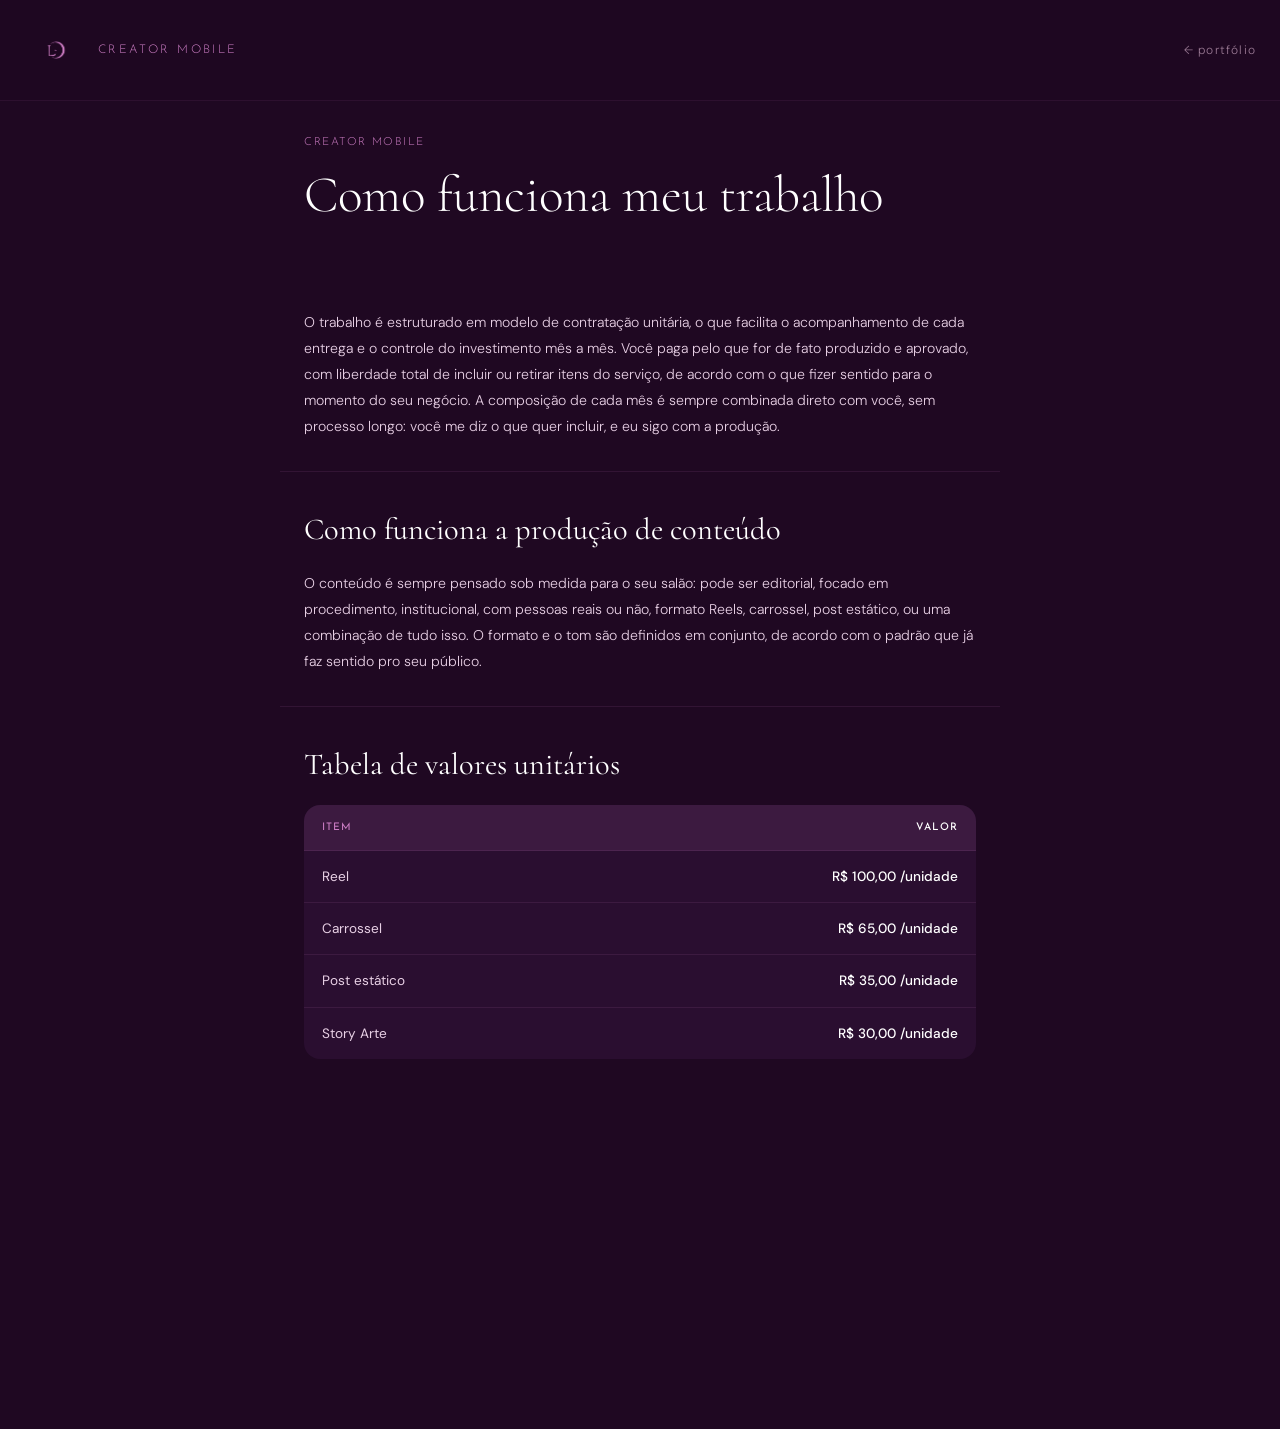
<file: servicos/proposta-x9k2.html>
<!DOCTYPE html>
<html lang="pt-BR">
<head>
    <meta charset="UTF-8">
    <meta name="viewport" content="width=device-width, initial-scale=1.0">
    <meta name="color-scheme" content="dark">
    <meta name="theme-color" content="#1F0822">
    <meta name="robots" content="noindex, nofollow">
    <title>Serviços | Lohana Zanetti</title>
    <meta name="description" content="Modelo de contratação e tabela de valores da Creator Mobile.">
    <link rel="preconnect" href="https://fonts.googleapis.com">
    <link rel="preconnect" href="https://fonts.gstatic.com" crossorigin>
    <link href="https://fonts.googleapis.com/css2?family=Cormorant:ital,wght@0,300;0,400;0,600;1,300;1,400&family=DM+Sans:ital,wght@0,300;0,400;0,500;1,300&family=Josefin+Sans:wght@200;300;400&display=swap" rel="stylesheet">
    <link rel="stylesheet" href="style.css">
</head>
<body>

    <nav class="site-nav">
        <a href="https://lohanazanetti.github.io/portfolio/" class="nav-logo">
            <img src="../logo.png" alt="Logo Lohana Zanetti">
            <span class="nav-logo-text">Creator Mobile</span>
        </a>
        <div class="nav-links">
            <a href="https://lohanazanetti.github.io/portfolio/">← portfólio</a>
        </div>
    </nav>

    <div class="page-hero reveal">
        <p class="page-eyebrow">Creator Mobile</p>
        <h1 class="page-title">Como funciona meu trabalho</h1>
    </div>

    <section class="block reveal">
        <p class="block-text">
            O trabalho é estruturado em modelo de contratação unitária, o que facilita o
            acompanhamento de cada entrega e o controle do investimento mês a mês. Você
            paga pelo que for de fato produzido e aprovado, com liberdade total de incluir
            ou retirar itens do serviço, de acordo com o que fizer sentido para o momento
            do seu negócio. A composição de cada mês é sempre combinada direto com você,
            sem processo longo: você me diz o que quer incluir, e eu sigo com a produção.
        </p>
    </section>

    <section class="block reveal">
        <h2 class="block-title">Como funciona a produção de conteúdo</h2>
        <p class="block-text">
            O conteúdo é sempre pensado sob medida para o seu salão: pode ser editorial,
            focado em procedimento, institucional, com pessoas reais ou não, formato Reels,
            carrossel, post estático, ou uma combinação de tudo isso. O formato e o tom
            são definidos em conjunto, de acordo com o padrão que já faz sentido pro seu
            público.
        </p>
    </section>

    <section class="block reveal">
        <h2 class="block-title">Tabela de valores unitários</h2>
        <table class="valores-table">
            <thead>
                <tr><th>Item</th><th>Valor</th></tr>
            </thead>
            <tbody>
                <tr><td>Reel</td><td>R$ 100,00 /unidade</td></tr>
                <tr><td>Carrossel</td><td>R$ 65,00 /unidade</td></tr>
                <tr><td>Post estático</td><td>R$ 35,00 /unidade</td></tr>
                <tr><td>Story Arte</td><td>R$ 30,00 /unidade</td></tr>
            </tbody>
        </table>
    </section>

    <section class="block reveal" style="text-align:center;">
        <h2 class="block-title">Quer seguir com a parceria?</h2>
        <p class="block-text" style="margin-bottom:24px;">
            Se fizer sentido pra você, é só chamar no WhatsApp que a gente alinha os
            detalhes e já começamos.
        </p>
        <a href="https://wa.me/5549888742812" target="_blank" class="btn-primary">falar no whatsapp</a>
    </section>

    <div class="content-spacer"></div>

    <script src="reveal.js"></script>
</body>
</html>
</file>
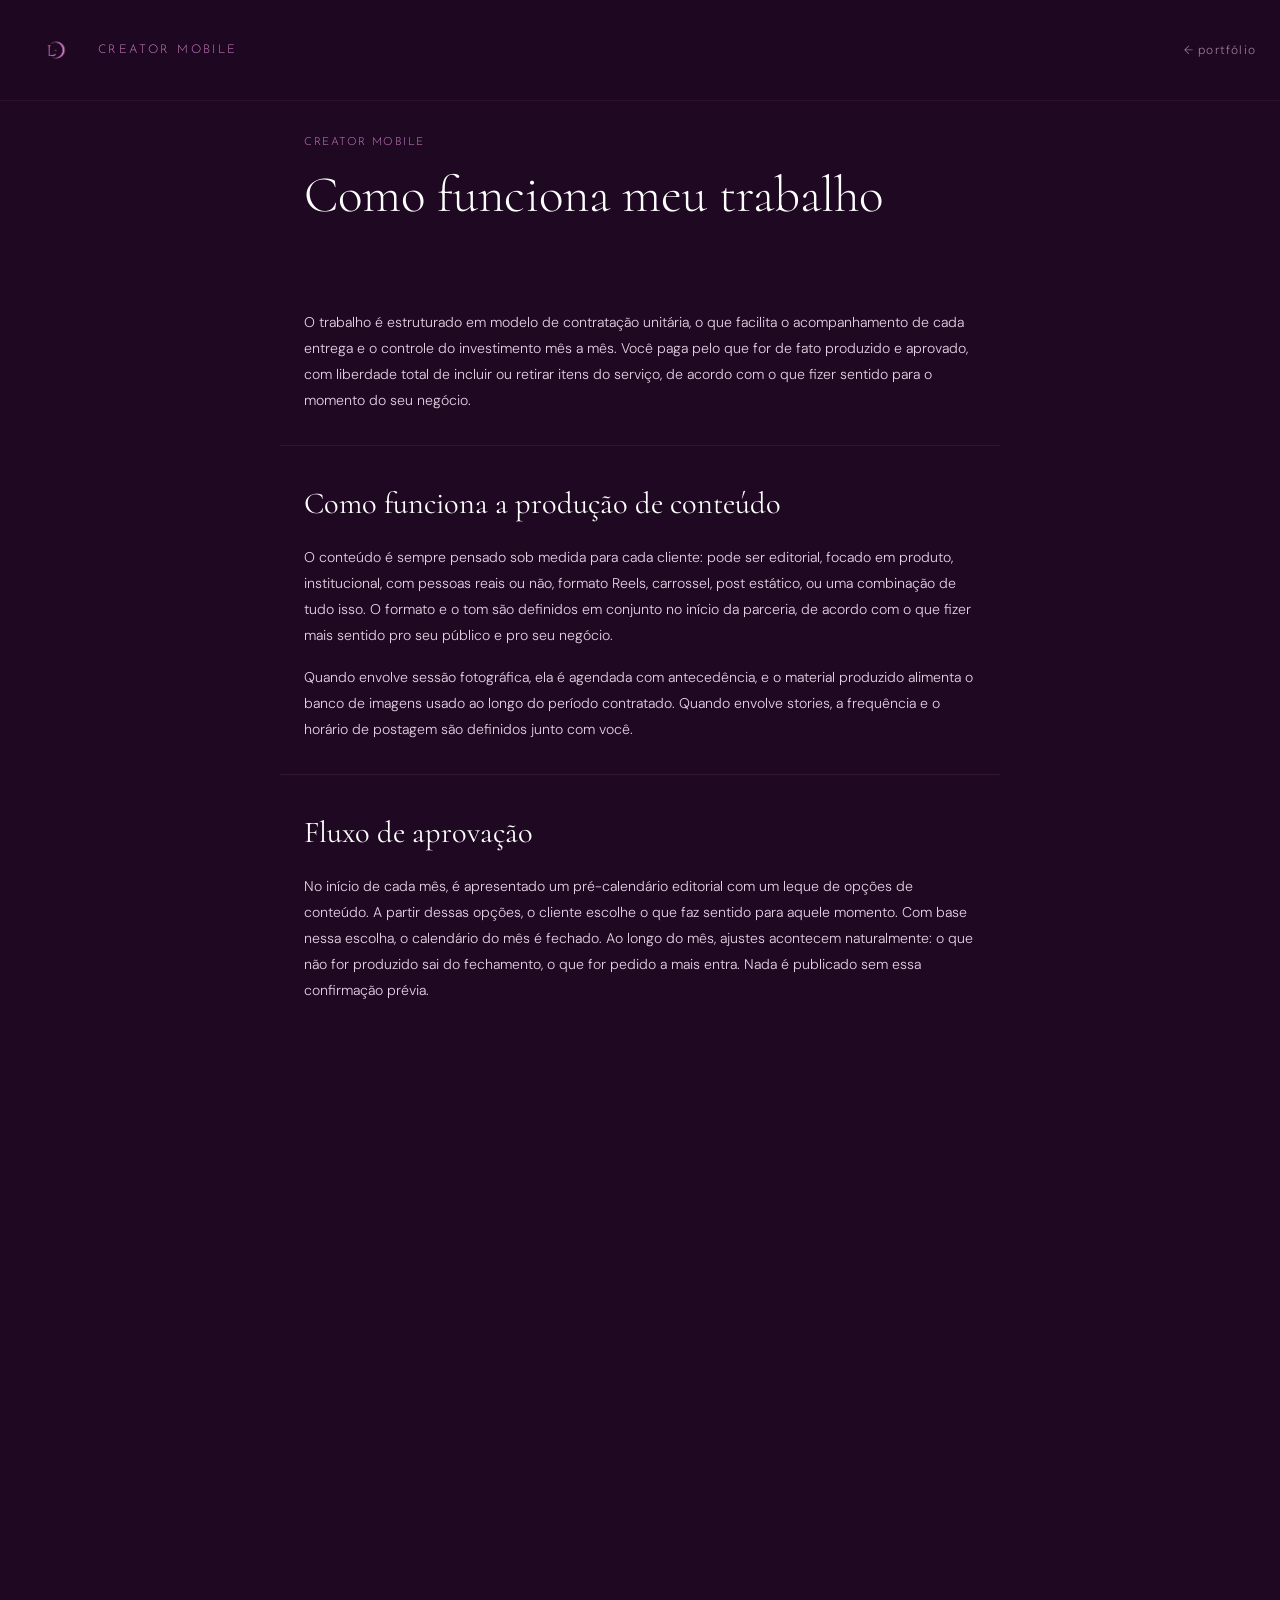
<file: servicos/publico.html>
<!DOCTYPE html>
<html lang="pt-BR">
<head>
    <meta charset="UTF-8">
    <meta name="viewport" content="width=device-width, initial-scale=1.0">
    <meta name="color-scheme" content="dark">
    <meta name="theme-color" content="#1F0822">
    <title>Como funciona meu trabalho | Lohana Zanetti</title>
    <meta name="description" content="Modelo de contratação unitária, sem pacote fechado — entenda como funciona o trabalho de conteúdo com a Creator Mobile.">
    <link rel="preconnect" href="https://fonts.googleapis.com">
    <link rel="preconnect" href="https://fonts.gstatic.com" crossorigin>
    <link href="https://fonts.googleapis.com/css2?family=Cormorant:ital,wght@0,300;0,400;0,600;1,300;1,400&family=DM+Sans:ital,wght@0,300;0,400;0,500;1,300&family=Josefin+Sans:wght@200;300;400&display=swap" rel="stylesheet">
    <link rel="stylesheet" href="style.css">
</head>
<body>

    <nav class="site-nav">
        <a href="https://lohanazanetti.github.io/portfolio/" class="nav-logo">
            <img src="../logo.png" alt="Logo Lohana Zanetti">
            <span class="nav-logo-text">Creator Mobile</span>
        </a>
        <div class="nav-links">
            <a href="https://lohanazanetti.github.io/portfolio/">← portfólio</a>
        </div>
    </nav>

    <div class="page-hero reveal">
        <p class="page-eyebrow">Creator Mobile</p>
        <h1 class="page-title">Como funciona meu trabalho</h1>
    </div>

    <section class="block reveal">
        <p class="block-text">
            O trabalho é estruturado em modelo de contratação unitária, o que facilita o
            acompanhamento de cada entrega e o controle do investimento mês a mês. Você
            paga pelo que for de fato produzido e aprovado, com liberdade total de incluir
            ou retirar itens do serviço, de acordo com o que fizer sentido para o momento
            do seu negócio.
        </p>
    </section>

    <section class="block reveal">
        <h2 class="block-title">Como funciona a produção de conteúdo</h2>
        <p class="block-text">
            O conteúdo é sempre pensado sob medida para cada cliente: pode ser editorial,
            focado em produto, institucional, com pessoas reais ou não, formato Reels,
            carrossel, post estático, ou uma combinação de tudo isso. O formato e o tom
            são definidos em conjunto no início da parceria, de acordo com o que fizer
            mais sentido pro seu público e pro seu negócio.
        </p>
        <p class="block-text">
            Quando envolve sessão fotográfica, ela é agendada com antecedência, e o
            material produzido alimenta o banco de imagens usado ao longo do período
            contratado. Quando envolve stories, a frequência e o horário de postagem
            são definidos junto com você.
        </p>
    </section>

    <section class="block reveal">
        <h2 class="block-title">Fluxo de aprovação</h2>
        <p class="block-text">
            No início de cada mês, é apresentado um pré-calendário editorial com um leque
            de opções de conteúdo. A partir dessas opções, o cliente escolhe o que faz
            sentido para aquele momento. Com base nessa escolha, o calendário do mês é
            fechado. Ao longo do mês, ajustes acontecem naturalmente: o que não for
            produzido sai do fechamento, o que for pedido a mais entra. Nada é publicado
            sem essa confirmação prévia.
        </p>
    </section>

    <section class="block reveal">
        <h2 class="block-title">Como funciona a contratação, mês a mês</h2>
        <p class="block-text">
            Não existe obrigação de contratar sempre os mesmos itens. Em um mês é possível
            contratar só alguns formatos, no mês seguinte outros, sem compromisso fixo.
            Cada item tem valor unitário próprio, e a composição do mês é sempre construída
            em conjunto, dentro do fluxo de aprovação prévia.
        </p>
    </section>

    <section class="block reveal">
        <h2 class="block-title">Seu acesso próprio</h2>
        <p class="block-text">
            A partir do momento que a parceria é fechada, você recebe um acesso próprio,
            exatamente como esta página que você está vendo agora, só que personalizado
            pra você. Ali você encontra o leque de opções disponíveis para o mês, com os
            valores unitários de cada item, e escolhe o que quiser incluir. Conforme você
            seleciona, o valor total do mês é calculado automaticamente na tela, como se
            estivesse simulando uma compra: você adiciona, remove, ajusta, e já visualiza
            o resultado em tempo real, antes de confirmar.
        </p>
        <p class="block-text">
            Isso significa que o acompanhamento do seu conteúdo não depende só de
            mensagens de WhatsApp. Você tem um espaço próprio, sempre disponível, onde
            consegue ver e decidir com clareza o que está sendo produzido, sem depender
            de estar em contato constante para acompanhar tudo.
        </p>
    </section>

    <section class="block reveal" style="text-align:center;">
        <h2 class="block-title">Quer saber os valores?</h2>
        <p class="block-text" style="margin-bottom:24px;">
            Entre em contato para receber seu acesso personalizado, com a tabela de
            valores e as opções disponíveis para o seu negócio.
        </p>
        <a href="https://wa.me/5549888742812" target="_blank" class="btn-primary">falar no whatsapp</a>
    </section>

    <div class="content-spacer"></div>

    <script src="reveal.js"></script>
</body>
</html>
</file>
<file: servicos/style.css>
/* ═══════════════════════════════════════════════════════════════
   Creator Mobile — Página de Serviços
   Identidade visual compartilhada com o portfólio principal
   (lohanazanetti.github.io/portfolio). Se a paleta ou as fontes do
   portfólio mudarem, replique aqui os mesmos valores.
   ═══════════════════════════════════════════════════════════════ */

:root {
    --bg:        #1F0822;
    --bg-2:      #2A0E30;
    --bg-3:      #3A1845;
    --accent:    #D180C8;
    --accent08:  rgba(209,128,200,0.08);
    --accent10:  rgba(209,128,200,0.10);
    --accent15:  rgba(209,128,200,0.15);
    --accent25:  rgba(209,128,200,0.25);
    --white:     #FFFFFF;
    --t2:        #E8D0E5;
    --t3:        #9B7A95;
    --display:   'Cormorant', Georgia, serif;
    --body:      'DM Sans', system-ui, sans-serif;
    --caps:      'Josefin Sans', system-ui, sans-serif;
    color-scheme: dark;
}

*, *::before, *::after { margin: 0; padding: 0; box-sizing: border-box; }

html {
    background: var(--bg);
    scrollbar-width: thin;
    scrollbar-color: var(--accent) var(--bg);
}
::-webkit-scrollbar { width: 4px; }
::-webkit-scrollbar-track { background: var(--bg); }
::-webkit-scrollbar-thumb { background: var(--accent); border-radius: 2px; }

body {
    font-family: var(--body);
    background: var(--bg);
    color: var(--t2);
    font-size: 16px;
    line-height: 1.7;
    -webkit-font-smoothing: antialiased;
    padding-bottom: 40px;
}

a { color: var(--accent); text-decoration: none; }
img { display: block; max-width: 100%; }

.wrap {
    max-width: 720px;
    margin: 0 auto;
    padding: 0 24px;
}

/* ═══════ HEADER / MONOGRAMA ═══════ */
.top-bar {
    display: flex;
    align-items: center;
    justify-content: space-between;
    padding: 24px;
    max-width: 720px;
    margin: 0 auto;
}
.brand-mono {
    font-family: var(--display);
    font-size: 1.4rem;
    font-weight: 600;
    color: var(--accent);
    letter-spacing: 0.04em;
}
.top-bar .back-link {
    font-family: var(--caps);
    font-size: 0.7rem;
    letter-spacing: 0.08em;
    text-transform: uppercase;
    color: var(--t3);
    border: 1px solid var(--accent25);
    padding: 6px 16px;
    border-radius: 100px;
    transition: all 0.25s;
}
.top-bar .back-link:hover { color: var(--accent); border-color: var(--accent); }

/* ═══════ NAV (mesmo cabeçalho/logo do portfólio principal) ═══════ */
nav.site-nav {
    display: flex;
    justify-content: space-between;
    align-items: center;
    padding: 18px 24px;
    background: rgba(31,8,34,0.93);
    backdrop-filter: blur(14px);
    -webkit-backdrop-filter: blur(14px);
    border-bottom: 1px solid var(--accent08);
}
.nav-logo {
    display: flex;
    align-items: center;
    gap: 10px;
}
.nav-logo img {
    width: 64px;
    height: 64px;
    object-fit: contain;
}
.nav-logo-text {
    font-family: var(--caps);
    font-size: 0.75rem;
    font-weight: 300;
    color: var(--accent);
    letter-spacing: 0.2em;
    text-transform: uppercase;
}
.nav-links { display: flex; gap: 28px; }
.nav-links a {
    font-family: var(--body);
    font-size: 0.75rem;
    font-weight: 300;
    color: var(--t3);
    letter-spacing: 0.1em;
    transition: color 0.3s;
}
.nav-links a:hover { color: var(--accent); }

/* ═══════ HERO ═══════ */
.page-hero {
    padding: 24px 24px 40px;
    max-width: 720px;
    margin: 0 auto;
}
.page-eyebrow {
    font-family: var(--caps);
    font-size: 0.7rem;
    font-weight: 300;
    letter-spacing: 0.14em;
    text-transform: uppercase;
    color: var(--accent);
    margin-bottom: 14px;
}
.page-title {
    font-family: var(--display);
    font-size: clamp(2rem, 7vw, 3.2rem);
    font-weight: 300;
    color: var(--white);
    line-height: 1.15;
    margin-bottom: 12px;
}
.page-lede {
    font-size: 0.9rem;
    font-weight: 300;
    color: var(--t2);
    line-height: 1.8;
    max-width: 560px;
}

/* ═══════ SEÇÕES DE TEXTO ═══════ */
section.block {
    padding: 32px 24px;
    max-width: 720px;
    margin: 0 auto;
    border-top: 1px solid var(--accent10);
}
section.block:first-of-type { border-top: none; }
.block-title {
    font-family: var(--display);
    font-size: clamp(1.4rem, 5vw, 1.9rem);
    font-weight: 400;
    color: var(--white);
    margin-bottom: 14px;
}
.block-text {
    font-size: 0.88rem;
    font-weight: 300;
    color: var(--t2);
    line-height: 1.85;
}
.block-text + .block-text { margin-top: 16px; }
.block-text strong { color: var(--white); font-weight: 500; }
.block-text em { color: var(--accent); font-style: italic; }

/* ═══════ TABELA DE VALORES ═══════ */
.valores-table {
    width: 100%;
    border-collapse: collapse;
    margin-top: 8px;
    background: var(--bg-2);
    border-radius: 16px;
    overflow: hidden;
}
.valores-table th, .valores-table td {
    padding: 14px 18px;
    text-align: left;
    font-size: 0.85rem;
}
.valores-table th {
    font-family: var(--caps);
    font-size: 0.65rem;
    letter-spacing: 0.1em;
    text-transform: uppercase;
    color: var(--accent);
    background: var(--accent10);
    font-weight: 400;
}
.valores-table td { border-top: 1px solid var(--accent10); color: var(--t2); }
.valores-table td:last-child, .valores-table th:last-child {
    text-align: right;
    color: var(--white);
    font-weight: 500;
}

/* ═══════ SIMULAÇÕES ═══════ */
.sim-table { width: 100%; border-collapse: collapse; margin-top: 8px; }
.sim-table th, .sim-table td {
    padding: 12px 14px;
    font-size: 0.8rem;
    text-align: left;
    border-top: 1px solid var(--accent10);
    color: var(--t2);
}
.sim-table th {
    font-family: var(--caps);
    font-size: 0.62rem;
    letter-spacing: 0.08em;
    text-transform: uppercase;
    color: var(--accent);
    border-top: none;
}
.sim-table td:last-child { color: var(--white); font-weight: 500; text-align: right; white-space: nowrap; }

/* ═══════ ABAS DO CATÁLOGO (Farmácia/Vacinas × Academia) ═══════ */
.tabs {
    display: flex;
    gap: 10px;
    flex-wrap: wrap;
}
.tab-btn {
    font-family: var(--caps);
    font-size: 0.72rem;
    letter-spacing: 0.06em;
    text-transform: uppercase;
    color: var(--t3);
    background: var(--bg-2);
    border: 1px solid var(--accent25);
    padding: 10px 20px;
    border-radius: 100px;
    cursor: pointer;
    transition: color 0.25s, background 0.25s, border-color 0.25s;
}
.tab-btn:hover:not(:disabled) { color: var(--accent); border-color: var(--accent); }
.tab-btn.active {
    color: var(--bg);
    background: var(--accent);
    border-color: var(--accent);
}
.tab-btn:disabled {
    cursor: not-allowed;
    opacity: 0.5;
}
.tab-btn-nota {
    font-family: var(--body);
    font-size: 0.62rem;
    text-transform: none;
    letter-spacing: normal;
    color: var(--t3);
    margin-left: 6px;
}
.tab-panel { display: none; }
.tab-panel.active { display: block; }

/* ═══════ CATÁLOGO INTERATIVO ═══════ */
.catalogo-group { margin-bottom: 28px; }
.catalogo-group-title {
    font-family: var(--caps);
    font-size: 0.72rem;
    letter-spacing: 0.1em;
    text-transform: uppercase;
    color: var(--accent);
    margin-bottom: 12px;
}
.catalogo-item {
    display: flex;
    align-items: flex-start;
    gap: 12px;
    padding: 14px;
    background: var(--bg-2);
    border: 1px solid transparent;
    border-radius: 14px;
    margin-bottom: 10px;
    cursor: pointer;
    transition: border-color 0.2s, background 0.2s;
}
.catalogo-item:hover { border-color: var(--accent25); }
.catalogo-item.selected { border-color: var(--accent); background: var(--accent08); }
.catalogo-item input[type="checkbox"] {
    appearance: none;
    width: 20px;
    height: 20px;
    flex-shrink: 0;
    margin-top: 2px;
    border: 1.5px solid var(--accent25);
    border-radius: 6px;
    cursor: pointer;
    position: relative;
    background: var(--bg);
}
.catalogo-item input[type="checkbox"]:checked {
    background: var(--accent);
    border-color: var(--accent);
}
.catalogo-item input[type="checkbox"]:checked::after {
    content: "";
    position: absolute;
    left: 6px; top: 2px;
    width: 5px; height: 10px;
    border: solid var(--bg);
    border-width: 0 2px 2px 0;
    transform: rotate(45deg);
}
.catalogo-item-body { flex: 1; }
.catalogo-item-title {
    font-size: 0.85rem;
    color: var(--white);
    font-weight: 500;
    margin-bottom: 4px;
}
.catalogo-item-desc {
    font-size: 0.78rem;
    color: var(--t3);
    line-height: 1.6;
}
.catalogo-item-price {
    font-family: var(--caps);
    font-size: 0.7rem;
    color: var(--accent);
    white-space: nowrap;
    margin-left: auto;
    padding-left: 8px;
}

.catalogo-nota {
    padding: 14px 16px;
    background: var(--accent08);
    border-radius: 14px;
    margin-top: -2px;
    margin-bottom: 10px;
    font-size: 0.78rem;
    line-height: 1.7;
    color: var(--t3);
    font-style: italic;
}

/* bloco fixo (Stories Fotográficos) + avulso (Story Arte, com qty) */
.catalogo-fixed {
    display: flex;
    align-items: center;
    gap: 12px;
    padding: 14px;
    background: var(--bg-2);
    border-radius: 14px;
    margin-bottom: 10px;
}
.catalogo-fixed-body { flex: 1; }
.qty-control {
    display: flex;
    align-items: center;
    gap: 10px;
    background: var(--bg);
    border-radius: 100px;
    padding: 4px;
}
.qty-btn {
    width: 28px; height: 28px;
    border-radius: 50%;
    border: none;
    background: var(--accent15);
    color: var(--accent);
    font-size: 1rem;
    cursor: pointer;
    line-height: 1;
}
.qty-btn:hover { background: var(--accent25); }
.qty-value { min-width: 20px; text-align: center; color: var(--white); font-size: 0.85rem; }

/* ═══════ BARRA FIXA DE TOTAL ═══════ */
.total-bar {
    position: fixed;
    left: 0; right: 0; bottom: 0;
    background: var(--bg-3);
    border-top: 1px solid var(--accent25);
    padding: 14px 20px;
    display: flex;
    align-items: center;
    justify-content: space-between;
    gap: 16px;
    z-index: 50;
    box-shadow: 0 -8px 30px rgba(0,0,0,0.4);
}
.total-bar-label {
    font-family: var(--caps);
    font-size: 0.65rem;
    letter-spacing: 0.08em;
    text-transform: uppercase;
    color: var(--t3);
}
.total-bar-value {
    font-family: var(--display);
    font-size: 1.5rem;
    color: var(--white);
    font-weight: 500;
}
.total-bar-status {
    font-size: 0.7rem;
    color: var(--t3);
}

/* ═══════ BOTÕES ═══════ */
.btn-primary {
    font-family: var(--caps);
    font-size: 0.75rem;
    letter-spacing: 0.08em;
    text-transform: uppercase;
    color: var(--bg);
    background: var(--accent);
    border: none;
    padding: 12px 26px;
    border-radius: 100px;
    cursor: pointer;
    white-space: nowrap;
    transition: transform 0.2s, opacity 0.2s;
}
.btn-primary:hover { transform: translateY(-1px); }
.btn-primary:disabled { opacity: 0.5; cursor: not-allowed; transform: none; }

.btn-outline {
    font-family: var(--caps);
    font-size: 0.7rem;
    letter-spacing: 0.08em;
    text-transform: uppercase;
    color: var(--accent);
    background: transparent;
    border: 1px solid var(--accent25);
    padding: 12px 26px;
    border-radius: 100px;
    cursor: pointer;
    display: inline-block;
}
.btn-outline:hover { background: var(--accent15); border-color: var(--accent); }

/* ═══════ ESTADOS (loading / erro) ═══════ */
.state-screen {
    min-height: 60vh;
    display: flex;
    flex-direction: column;
    align-items: center;
    justify-content: center;
    text-align: center;
    padding: 40px 24px;
}
.state-screen .page-title { margin-bottom: 8px; }

/* ═══════ CONFIRMAÇÃO ═══════ */
.confirm-note {
    font-size: 0.78rem;
    color: var(--t3);
    margin-top: 10px;
}
.confirm-success {
    background: var(--accent15);
    border: 1px solid var(--accent25);
    border-radius: 14px;
    padding: 16px 18px;
    font-size: 0.85rem;
    color: var(--white);
    margin-top: 14px;
}

/* espaço extra no fim do conteúdo pra não ficar escondido atrás da barra fixa */
.content-spacer { height: 90px; }

/* ═══════ REVEAL (mesma animação do portfólio principal) ═══════ */
.reveal {
    opacity: 0;
    transform: translateY(28px);
    transition: opacity 1.4s ease, transform 1.4s ease;
}
.reveal.visible { opacity: 1; transform: translateY(0); }

@media (min-width: 640px) {
    .page-hero { padding-top: 32px; }
    .total-bar { padding: 18px 32px; }
}
</file>
